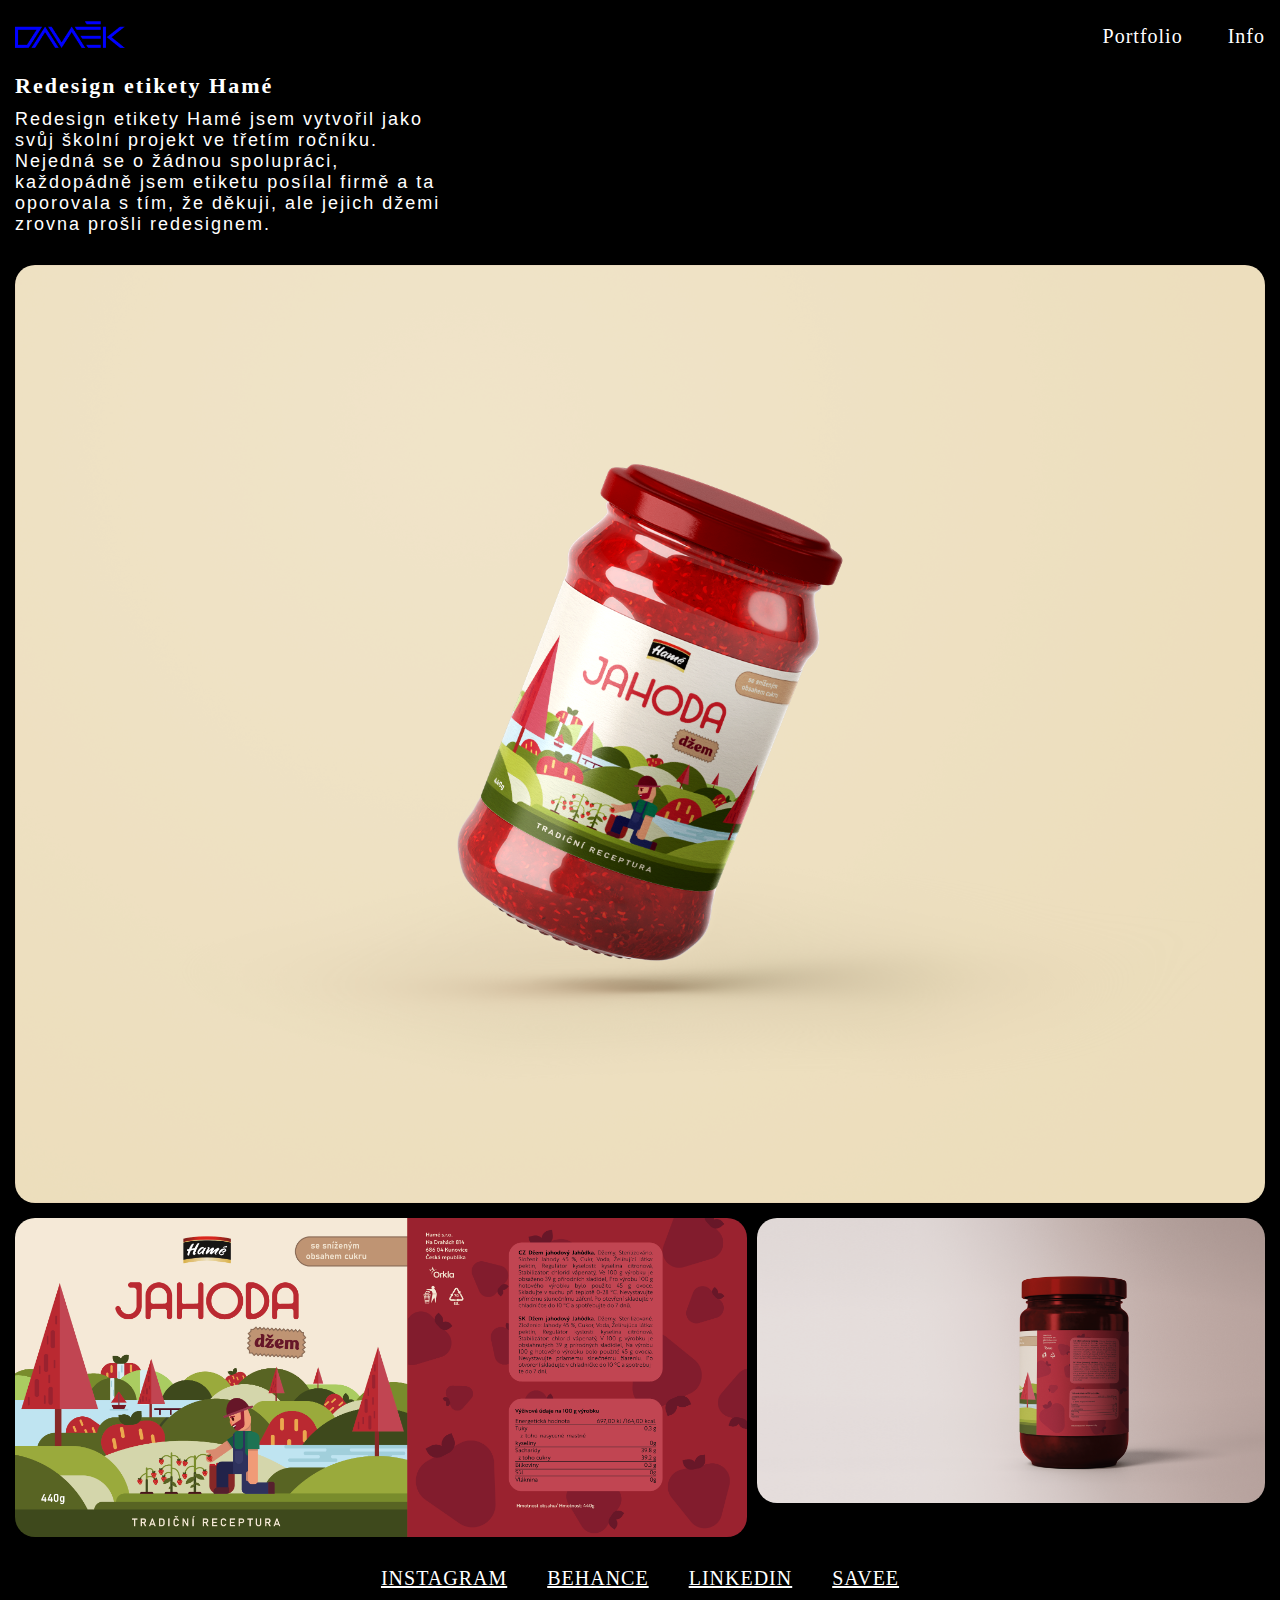
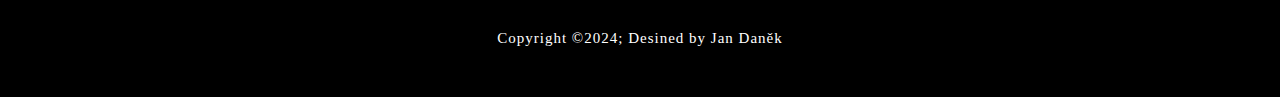
<file: hame.html>
<!DOCTYPE html>
<html lang="cs">
<head>
	<meta charset="utf-8">
	<meta name="viewport" content="width=device-width, initial-scale=1">
	<title>DANĚK</title>
	<link rel="stylesheet" type="text/css" href="pracestyly.css">
</head>
<body>

	<div id="header">
		<div class="container">
			<nav>
				<a href="danek website.html"><img src="images\logos.png" class="logo"></a> 
				<ul>
					<li class="ou"><a href="portfolio.html">Portfolio</a></li>
					<li class="ou"><a href="profil.html">Info</a></li>
				</ul>

			</nav>
		</div>	
	</div>

	<!-------------Hamé-------->
	<main>
		<div class="container">
			<div class="prace-text">
				<h2>Redesign etikety Hamé</h2>
				<p>Redesign etikety Hamé jsem vytvořil jako svůj školní projekt ve třetím ročníku. Nejedná se o žádnou spolupráci, každopádně jsem etiketu posílal firmě a ta oporovala s tím, že děkuji, ale jejich džemi zrovna prošli redesignem.</p>
			</div>
			<div class="obrazky">
				<img src="images/work 01.png">
			</div>
			<div class="grid-container">
				<div class="obrazky">
					<img src="images/hame01.png">	
				</div>	
				<div class="obrazky">
					<img class="item1" src="images/hame02.png">
				</div>		
			</div>
		</div>
	</main>

	<!-------------footer-------->
	<footer>
		<div class="footerContainer">
			<div class="socialmedia">
				<a target="blank" href="https://www.instagram.com/_the.off2k2/" >INSTAGRAM</a>
				<a href="">BEHANCE</a>
				<a href="">LINKEDIN</a>
				<a href="">SAVEE</a>
			</div>
			<div class="footerbottom">
				<p>Copyright &copy;2024; Desined by <span class="desiner-name">Jan Daněk</span></p>
			</div>
		</div>
	</footer>

</body>
</html>
</file>
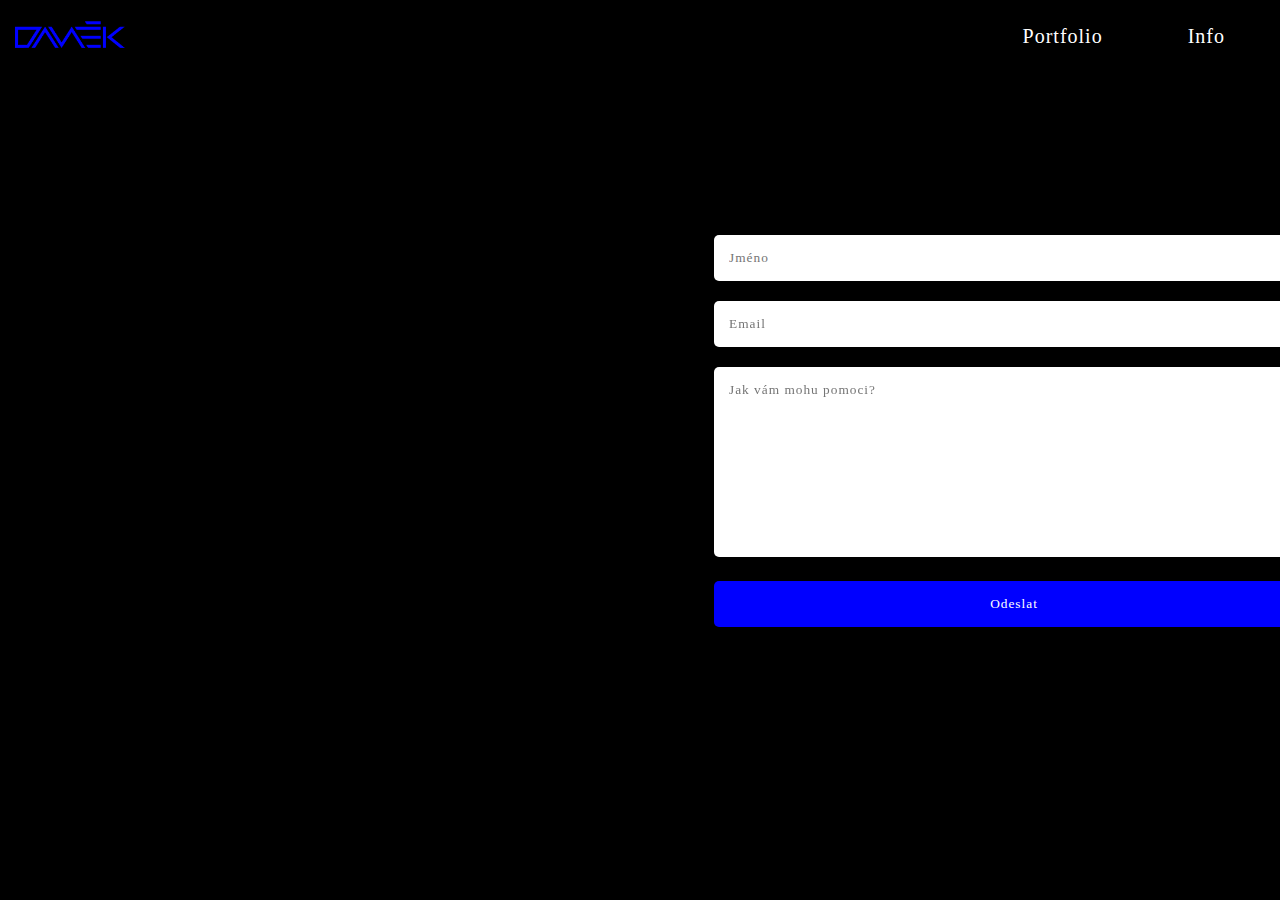
<file: tabulka.html>
<!DOCTYPE html>
<html lang="cs">
<head>
	<meta charset="utf-8">
	<meta name="viewport" content="width=device-width, initial-scale=1">
	<title>DANĚK</title>
	<link rel="stylesheet" type="text/css" href="styly2.css">
</head>
<body>

	<div id="header">
		<div class="container">
			<nav>
				<a href="danek website.html"><img src="images\logos.png" class="logo"></a>
				<ul>
					<li class="ou"><a href="portfolio.html">Portfolio</a></li>
					<li class="ou"><a href="profil.html">Info</a></li>
				</ul>
			</nav>
		</div>	
	</div>
	<!-------------profil-------->
	<main>
		<div class="container2">
			<form action="">
				<div class="top">
					<input type="text" name="" placeholder="Jméno">
				</div>
				<div class="stred">
					<input type="text" name="" placeholder="Email">
				</div>
				<div class="bottom">
					<textarea name="" cols="20" class="input" rows="10" placeholder="Jak vám mohu pomoci?"></textarea>
				</div>
				<button type="submit" class="button"> Odeslat</button>
			</form>
			
		</div>
	</main>

	<!-------------footer-------->
	
</body>
</html>
</file>
<file: pracestyly.css>
*{
	margin: 0;
	padding: 0;
	box-sizing: border-box;
	font-family: Coolvetica light;
	letter-spacing: 1px;
}

body{
	background:black;
	color:#fff;
}

.header{
	width: 100%;
	height: 100vh;
	background-size: cover;
	background-position: center;
	background-color: black;
}

.container{
	padding: 15px 15px 0px 15px;
}

nav{
	display: flex;
	align-items: center;
	justify-content: space-between;
	flex-wrap: wrap;
}

.logo{
	width: 110px;
	cursor: pointer;
}

nav ul li{
	display: inline-block;
	list-style: none;
	margin: 10px 0px;
	margin-left: 40px;
}

nav ul li a{
	color: #fff;
	text-decoration: none;
	position: relative;
	font-size: ;
}

nav ul li a::after{
	content: ' ';
	width: 0%;
	height: 2px;
	background: #0000FF;
	position: absolute;
	left: 0;
	bottom: 10px;
	transition: 0.0s;

}

nav ul li a:hover::after{
	width: 100%;
}

.ou{
	font-size: 20px;
}


.header-text{
	padding: 15px 15px;
	font-size: 20px;
	font-family: Coolvetica;
}


}

/*-------------Hamé--------*/

.prace-text{
	padding-left: 40px;
}

.prace-text p{
	width: 35%;
	padding-top: 10px;
	text-align: left;
	font-size: 18px;
	font-family: "coolvetica", sans-serif;
	font-weight: 300;
	font-style: normal;
	letter-spacing: 2px;
}

.prace-text h2{
	width: 35%;
	padding-top: 0px;
	text-align: left;
	font-size: 22px;
	letter-spacing: 2px;
}

.obrazky img{
	display: flex;
	margin: 10px 0px 5px;
	border-radius: 20px;
	width: 100%;
	object-fit: cover;
}

.grid-container{
	display: flex;
	
	gap: 10px;
	flex-wrap: nowrap;

}

.item1{
	flex-grow: 2;
}

.colum{
	display: flex;
	align-items: stretch;
}

.colum2{
	display: flex;
	align-items: stretch;
	width: 50%;
}

.colum3{
	display: flex;
	position: relative;
	align-items: stretch;
	width: 40%;
}

.colum4{
	display: flex;
	width: 30%;
}

.colum5{
	display: flex;
	width: 30%;
}

.colum6{
	display: flex;
	position: relative;
	align-items: stretch;
	width: 60%;
}

.colum7{
	display: flex;
	width: 40%;
}

.colum8{
	display: flex;
	width: 47%;
}

.colum9{
	display: flex;
	width: 53%;
}

.colum10{
	display: flex;
	width: 43.8%;
}

.colum11{
	display: flex;
	width: 56.2%;
}

.colum12{
	display: flex;
	width: 40%;
}

.colum13{
	display: flex;
	width: 60%;
}





/*-------------Tutti--------*/



.prace-text{
	padding-bottom: 20px;
}

.jop2 img{
	display: block;
	width: 100%;
	margin: 10px 0px 5px;
	border-radius: 10px;
}

.jop3 img{
	display: block;
	width: 100%;
	margin: 10px 0px 5px;
	border-radius: 10px;
}

/*-------------plakaty--------*/

.po{
	width: 110%;
}

.obrazky{
	flex-grow: 10px;
}


/*-------------no signal--------*/
.jop5 img{
	display: block;
	width: 100%;
	margin: 10px 0px 5px;
	border-radius: 10px;
}

/*-------------no signal--------*/

.jop6 img{
	display: block;
	width: 100%;
	margin: 10px 0px 5px;
	border-radius: 10px;
}

/*-------------casopis--------*/
.jop7 img{
	width: 50%;
	
}

.jop8 img{
	display: block;
	width: 100%;
	margin: 10px 0px 5px;
	border-radius: 10px;
}

/*-------------byci--------*/

.jop9 video{
	width: 50%;
	margin: 30px 0px 5px;
	border-radius: 10px;
	display: block;
	margin-left: auto;
	margin-right: auto;
}

/*-------------footer--------*/

.footerContainer{
	width: 100%;
	padding: 5px 30px 30px;
	position: absolute;
}

.socialmedia{
	display: flex;
	justify-content: center;
}

.socialmedia a{
	padding: 10px;
	margin: 10px;
	color: white;
	font-size: 20px;
}

.footerbottom{
	padding: 20px;
	text-align: center;
	font-size: 15px;
}



/***************************************************************TELEFON*****************************************************************************************************/

@media (max-width: 375px){
	
	.ou{
		font-size: 12px;
		padding-bottom: 3px;
	}

	.container{
		padding: 15px 10px 0px 10px;
	}

	.logo{
		top: 5px;
		width: 70px;
	}
	
	nav ul li{
		display: inline-block;
		list-style: none;
		margin: 10px 0px;
		margin-left: 40px;
	}

	nav ul li a::after{
		content: ' ';
		width: 0%;
		height: 2px;
		background: #0000FF;
		position: absolute;
		left: 0;
		bottom: 5px;
		transition: 0.0s;

	}

	nav ul li a:hover::after{
		width: 100%;
	}

	.header-text{
		padding: 15px 10px;
		font-size: 13px;
		font-family: "coolvetica", sans-serif;
		font-weight: 100;
		font-style: normal;
	}

	.prace-text{
		padding-left: 0px;
	}

	.prace-text p{
		width: 100%;
		padding-top: 10px;
		text-align: left;
		font-size: 10px;
		font-family: "coolvetica", sans-serif;
		font-weight: 300;
		font-style: normal;
		letter-spacing: 1px;
	}

	.prace-text h2{
		width: 100%;
		padding-top: 0px;
		text-align: left;
		font-size: 15px;
		letter-spacing: 2px;
	}

	.obrazky img{
		display: block;
		margin: 0px 0px 10px;
		border-radius: 10px;
		width: 100%;
		object-fit: cover;
	}

	.grid-container{
		display: block;
		gap: 10px;
		flex-wrap: nowrap;

	}

	.colum{
		display: flex;
		align-items: stretch;
	}

	.colum2{
		display: flex;
		align-items: stretch;
		width: 100%;
	}

	.colum3{
		display: flex;
		position: relative;
		align-items: stretch;
		width: 100%;
	}

	.colum4{
		display: flex;
		width: 100%;
	}

	.colum5{
		display: flex;
		width: 100%;
	}

	.colum6{
		display: flex;
		position: relative;
		align-items: stretch;
		width: 100%;
	}

	.colum7{
		display: flex;
		width: 100%;
	}


	.colum8{
		display: flex;
		width: 100%;
	}

	.colum9{
		display: flex;
		width: 100%;
	}

	.colum10{
		display: flex;
		width: 100%;
	}

	.colum11{
		display: flex;
		width: 100%;
	}

	.colum12{
		display: flex;
		width: 100%;
	}

	.colum13{
		display: flex;
		width: 100%;
	}

	


	/*-------------Tutti--------*/



	.prace-text{
		padding-bottom: 20px;
	}


	/*-------------byci--------*/

	.jop9 video{
		width: 100%;
		margin: 0px 0px 5px;
		border-radius: 10px;
		display: block;
		margin-left: auto;
		margin-right: auto;
	}

	/*-------------footer--------*/

	.footerContainer{
		width: 100%;
		padding: 5px 10px 20px;
		position: absolute;
	}

	.socialmedia{
		display: flex;
		justify-content: center;
	}

	.socialmedia a{
		padding: 10px;
		margin: 10px;
		color: white;
		font-size: 10px;
	}

	.footerbottom{
		padding: 10px 20px 20px 20px;
		text-align: center;
		font-size: 12px;
	}
}

/***************************************************************TELEFON*****************************************************************************************************/

@media (max-width: 395px){
	
	.ou{
		font-size: 13px;
		padding-bottom: 3px;
	}

	.container{
		padding: 15px 10px 0px 10px;
	}

	.logo{
		top: 5px;
		width: 70px;
	}
	
	nav ul li{
		display: inline-block;
		list-style: none;
		margin: 10px 0px;
		margin-left: 40px;
	}

	nav ul li a::after{
		content: ' ';
		width: 0%;
		height: 2px;
		background: #0000FF;
		position: absolute;
		left: 0;
		bottom: 5px;
		transition: 0.0s;

	}

	nav ul li a:hover::after{
		width: 100%;
	}

	.header-text{
		padding: 15px 10px;
		font-size: 14px;
		font-family: "coolvetica", sans-serif;
		font-weight: 100;
		font-style: normal;
	}

	.prace-text{
		padding-left: 0px;
	}

	.prace-text p{
		width: 100%;
		padding-top: 10px;
		text-align: left;
		font-size: 11px;
		font-family: "coolvetica", sans-serif;
		font-weight: 300;
		font-style: normal;
		letter-spacing: 1px;
	}

	.prace-text h2{
		width: 100%;
		padding-top: 0px;
		text-align: left;
		font-size: 16px;
		letter-spacing: 2px;
	}

	.obrazky img{
		display: block;
		margin: 0px 0px 10px;
		border-radius: 10px;
		width: 100%;
		object-fit: cover;
	}

	.grid-container{
		display: block;
		gap: 10px;
		flex-wrap: nowrap;

	}

	.colum{
		display: flex;
		align-items: stretch;
	}

	.colum2{
		display: flex;
		align-items: stretch;
		width: 100%;
	}

	.colum3{
		display: flex;
		position: relative;
		align-items: stretch;
		width: 100%;
	}

	.colum4{
		display: flex;
		width: 100%;
	}

	.colum5{
		display: flex;
		width: 100%;
	}

	.colum6{
		display: flex;
		position: relative;
		align-items: stretch;
		width: 100%;
	}

	.colum7{
		display: flex;
		width: 100%;
	}


	.colum8{
		display: flex;
		width: 100%;
	}

	.colum9{
		display: flex;
		width: 100%;
	}

	.colum10{
		display: flex;
		width: 100%;
	}

	.colum11{
		display: flex;
		width: 100%;
	}

	.colum12{
		display: flex;
		width: 100%;
	}

	.colum13{
		display: flex;
		width: 100%;
	}
	

	/*-------------Tutti--------*/

	.prace-text{
		padding-bottom: 20px;
	}


	/*-------------byci--------*/

	.jop9 video{
		width: 100%;
		margin: 0px 0px 5px;
		border-radius: 10px;
		display: block;
		margin-left: auto;
		margin-right: auto;
	}

	/*-------------footer--------*/

	.footerContainer{
		width: 100%;
		padding: 5px 10px 20px;
		position: absolute;
	}

	.socialmedia{
		display: flex;
		justify-content: center;
	}

	.socialmedia a{
		padding: 10px;
		margin: 10px;
		color: white;
		font-size: 11px;
	}

	.footerbottom{
		padding: 10px 20px 20px 20px;
		text-align: center;
		font-size: 13px;
	}
}

/***************************************************************TELEFON*****************************************************************************************************/

@media (max-width: 360px){
	
	.ou{
		font-size: 13px;
		padding-bottom: 3px;
	}

	.container{
		padding: 15px 10px 0px 10px;
	}

	.logo{
		top: 5px;
		width: 70px;
	}
	
	nav ul li{
		display: inline-block;
		list-style: none;
		margin: 10px 0px;
		margin-left: 40px;
	}

	nav ul li a::after{
		content: ' ';
		width: 0%;
		height: 2px;
		background: #0000FF;
		position: absolute;
		left: 0;
		bottom: 5px;
		transition: 0.0s;

	}

	nav ul li a:hover::after{
		width: 100%;
	}

	.header-text{
		padding: 15px 10px;
		font-size: 14px;
		font-family: "coolvetica", sans-serif;
		font-weight: 100;
		font-style: normal;
	}

	.prace-text{
		padding-left: 0px;
	}

	.prace-text p{
		width: 100%;
		padding-top: 10px;
		text-align: left;
		font-size: 11px;
		font-family: "coolvetica", sans-serif;
		font-weight: 300;
		font-style: normal;
		letter-spacing: 1px;
	}

	.prace-text h2{
		width: 100%;
		padding-top: 0px;
		text-align: left;
		font-size: 16px;
		letter-spacing: 2px;
	}

	.obrazky img{
		display: block;
		margin: 0px 0px 10px;
		border-radius: 10px;
		width: 100%;
		object-fit: cover;
	}

	.grid-container{
		display: block;
		gap: 10px;
		flex-wrap: nowrap;

	}

	.colum{
		display: flex;
		align-items: stretch;
	}

	.colum2{
		display: flex;
		align-items: stretch;
		width: 100%;
	}

	.colum3{
		display: flex;
		position: relative;
		align-items: stretch;
		width: 100%;
	}

	.colum4{
		display: flex;
		width: 100%;
	}

	.colum5{
		display: flex;
		width: 100%;
	}

	.colum6{
		display: flex;
		position: relative;
		align-items: stretch;
		width: 100%;
	}

	.colum7{
		display: flex;
		width: 100%;
	}


	.colum8{
		display: flex;
		width: 100%;
	}

	.colum9{
		display: flex;
		width: 100%;
	}

	.colum10{
		display: flex;
		width: 100%;
	}

	.colum11{
		display: flex;
		width: 100%;
	}

	.colum12{
		display: flex;
		width: 100%;
	}

	.colum13{
		display: flex;
		width: 100%;
	}
	

	/*-------------Tutti--------*/

	.prace-text{
		padding-bottom: 20px;
	}


	/*-------------byci--------*/

	.jop9 video{
		width: 100%;
		margin: 0px 0px 5px;
		border-radius: 10px;
		display: block;
		margin-left: auto;
		margin-right: auto;
	}

	/*-------------footer--------*/

	.footerContainer{
		width: 100%;
		padding: 5px 10px 20px;
		position: absolute;
	}

	.socialmedia{
		display: flex;
		justify-content: center;
	}

	.socialmedia a{
		padding: 10px;
		margin: 10px;
		color: white;
		font-size: 11px;
	}

	.footerbottom{
		padding: 10px 20px 20px 20px;
		text-align: center;
		font-size: 13px;
	}
}
</file>
<file: styly2.css>
*{
	margin: 0;
	padding: 0;
	box-sizing: border-box;
	font-family: Coolvetica light;
	letter-spacing: 1px;
}

body{
	background:black;
	color:#fff;
}

.header{
	width: 100%;
	height: 100vh;
	background-size: cover;
	background-position: center;
	background-color: black;
}

.container{
	padding: 15px 15px 0px 15px;
}

nav{
	display: flex;
	align-items: center;
	justify-content: space-between;
	flex-wrap: wrap;
}

.logo{
	width: 110px;
	cursor: pointer;
}

nav ul li{
	display: inline-block;
	list-style: none;
	margin: 10px 40px;
}

nav ul li a{
	color: #fff;
	text-decoration: none;
	position: relative;
	font-size: ;
}

nav ul li a::after{
	content: ' ';
	width: 0%;
	height: 2px;
	background: #0000FF;
	position: absolute;
	left: 0;
	bottom: 10px;
	transition: 0.0s;

}

nav ul li a:hover::after{
	width: 100%;
}

.ou{
	font-size: 20px;
}


.header-text{
	padding: 15px 15px;
	font-size: 20px;
	font-family: Coolvetica;
}

#portfolio{
	padding: 10px 15px 20px;
	max-width: 1920px;
	width: 100%;
}

.work-container{
	display: flex;
	gap: 10px;
}

.colum{
	display: flex;
	flex-direction: column;
	gap: 10px;
}

.work-card img{
	width: 100%;
	border-radius: 5px;
}

.work-card video{
	width: 100%;
	border-radius: 5px;
}

.sopranos{
	width: 600px;
}

.work-card{
	position: relative;
}

.work-detaily{
	width: 100%;
	height: 100%;
	top: 0;
	left: 0;
	position: absolute;
	background: rgba(0, 0, 0, 0.0);
	display: flex;
	justify-content: left;
	align-items: ;
	flex-direction: column;
	opacity: 0;
	transition: 0.0s;
	text-align: left;
}


.work-detaily:hover{
	opacity: 1;
}

.work-detaily h3{
	font-size: 30px;
	color: white;
	margin: 15px;
	text-align: left;
	font-family: "coolvetica", sans-serif;
	font-weight: 300;
	font-style: normal;
}


.odkazy{
	text-decoration: none;
}

/*-------------footer--------*/

.footerContainer{
	width: 100%;
	padding: 5px 30px 30px;
	position: absolute;
}

.socialmedia{
	display: flex;
	justify-content: center;
}

.socialmedia a{
	padding: 10px;
	margin: 10px;
	color: white;
	font-size: 20px;
}

.footerbottom{
	padding: 20px;
	text-align: center;
	font-size: 15px;
}

/*-------------tabulka--------*/

.container2{
	text-align: left;
	padding: 15px 15px 0px 15px;
}

.container2 form{
	display: block;
	position: fixed;
	left: 55%;
	top: 25%;

}

.container2 form.top, .container2 form.stred, .container2 form.bottom{
	display: flex;
	justify-content: center;
}

.container2 form .top input, .container2 form .stred input, .container2 form .bottom textarea{
	margin: 10px;
	padding: 15px;
	box-sizing: border-box;
	width: 600px;
	border: none;
	resize: none;
	border-radius: 5px;
	outline: none;
}

.container2 form > button{
	color: white;
	border: none;
	background: #0000FF;
	padding: 15px;
	box-sizing: border-box;
	width: 600px;
	margin-top: 10px;
	margin-left: 10px ;
	margin-right: 10px;
	border-radius: 5px;
	outline: none;

}
</file>
